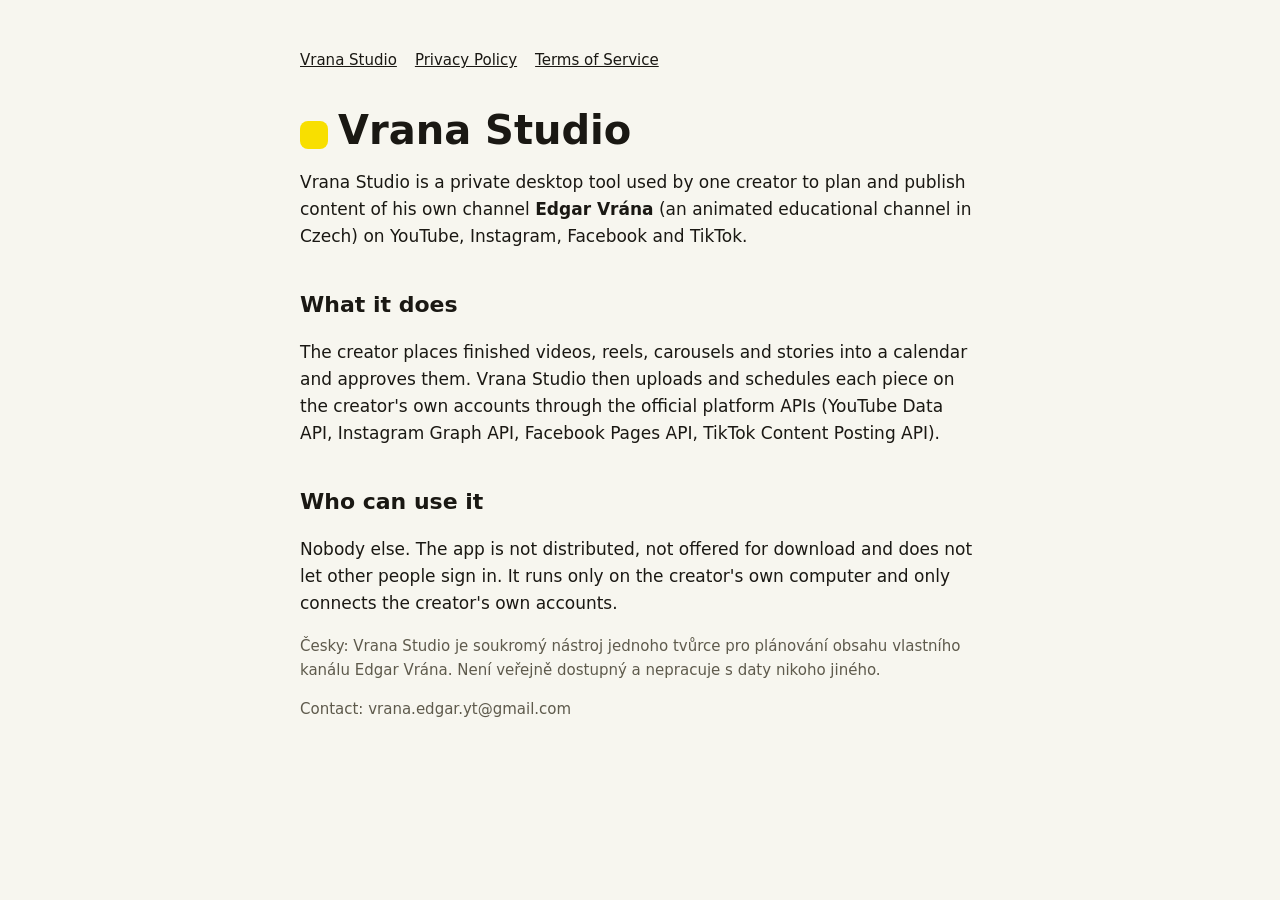
<file: index.html>
<!doctype html><html lang="en"><head><meta charset="utf-8"><meta name="viewport" content="width=device-width,initial-scale=1"><title>Vrana Studio</title><link rel="stylesheet" href="styl.css"></head><body><main>
<nav><a href="./">Vrana Studio</a><a href="privacy.html">Privacy Policy</a><a href="terms.html">Terms of Service</a></nav>
<h1><span class="znak"></span>Vrana Studio</h1>
<p>Vrana Studio is a private desktop tool used by one creator to plan and publish content of his own channel <strong>Edgar Vrána</strong> (an animated educational channel in Czech) on YouTube, Instagram, Facebook and TikTok.</p>
<h2>What it does</h2>
<p>The creator places finished videos, reels, carousels and stories into a calendar and approves them. Vrana Studio then uploads and schedules each piece on the creator's own accounts through the official platform APIs (YouTube Data API, Instagram Graph API, Facebook Pages API, TikTok Content Posting API).</p>
<h2>Who can use it</h2>
<p>Nobody else. The app is not distributed, not offered for download and does not let other people sign in. It runs only on the creator's own computer and only connects the creator's own accounts.</p>
<p class="mala">Česky: Vrana Studio je soukromý nástroj jednoho tvůrce pro plánování obsahu vlastního kanálu Edgar Vrána. Není veřejně dostupný a nepracuje s daty nikoho jiného.</p>
<p class="mala">Contact: vrana.edgar.yt@gmail.com</p>
</main></body></html>
</file>
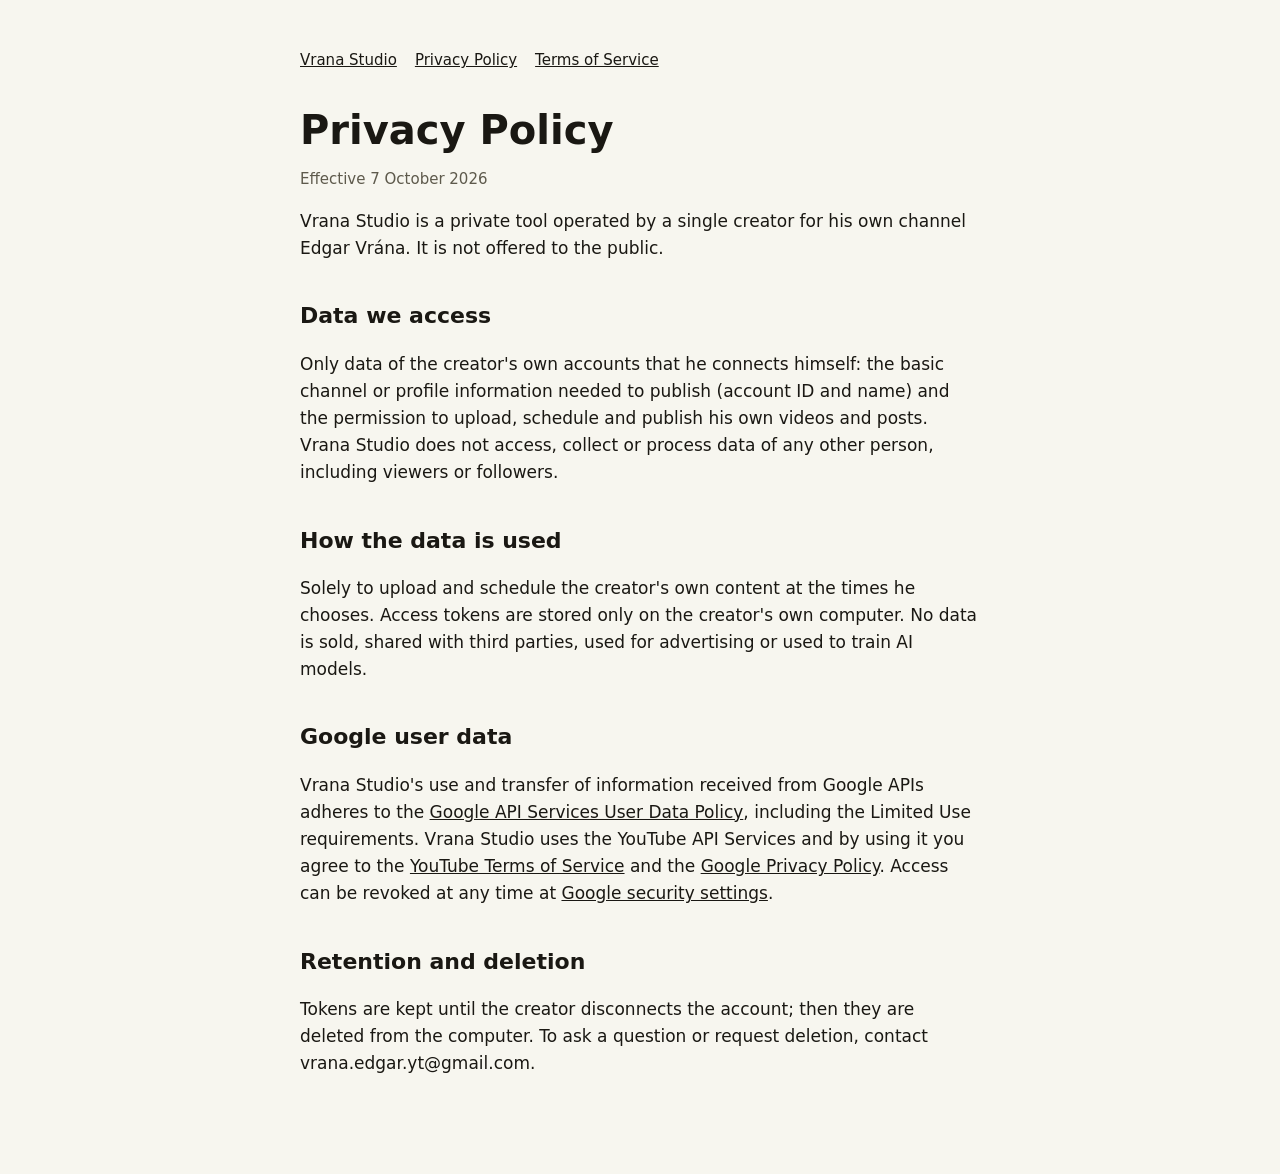
<file: privacy.html>
<!doctype html><html lang="en"><head><meta charset="utf-8"><meta name="viewport" content="width=device-width,initial-scale=1"><title>Vrana Studio · Privacy Policy</title><link rel="stylesheet" href="styl.css"></head><body><main>
<nav><a href="./">Vrana Studio</a><a href="privacy.html">Privacy Policy</a><a href="terms.html">Terms of Service</a></nav>
<h1>Privacy Policy</h1><p class="mala">Effective 7 October 2026</p>
<p>Vrana Studio is a private tool operated by a single creator for his own channel Edgar Vrána. It is not offered to the public.</p>
<h2>Data we access</h2>
<p>Only data of the creator's own accounts that he connects himself: the basic channel or profile information needed to publish (account ID and name) and the permission to upload, schedule and publish his own videos and posts. Vrana Studio does not access, collect or process data of any other person, including viewers or followers.</p>
<h2>How the data is used</h2>
<p>Solely to upload and schedule the creator's own content at the times he chooses. Access tokens are stored only on the creator's own computer. No data is sold, shared with third parties, used for advertising or used to train AI models.</p>
<h2>Google user data</h2>
<p>Vrana Studio's use and transfer of information received from Google APIs adheres to the <a href="https://developers.google.com/terms/api-services-user-data-policy">Google API Services User Data Policy</a>, including the Limited Use requirements. Vrana Studio uses the YouTube API Services and by using it you agree to the <a href="https://www.youtube.com/t/terms">YouTube Terms of Service</a> and the <a href="https://policies.google.com/privacy">Google Privacy Policy</a>. Access can be revoked at any time at <a href="https://myaccount.google.com/permissions">Google security settings</a>.</p>
<h2>Retention and deletion</h2>
<p>Tokens are kept until the creator disconnects the account; then they are deleted from the computer. To ask a question or request deletion, contact vrana.edgar.yt@gmail.com.</p>
</main></body></html>
</file>
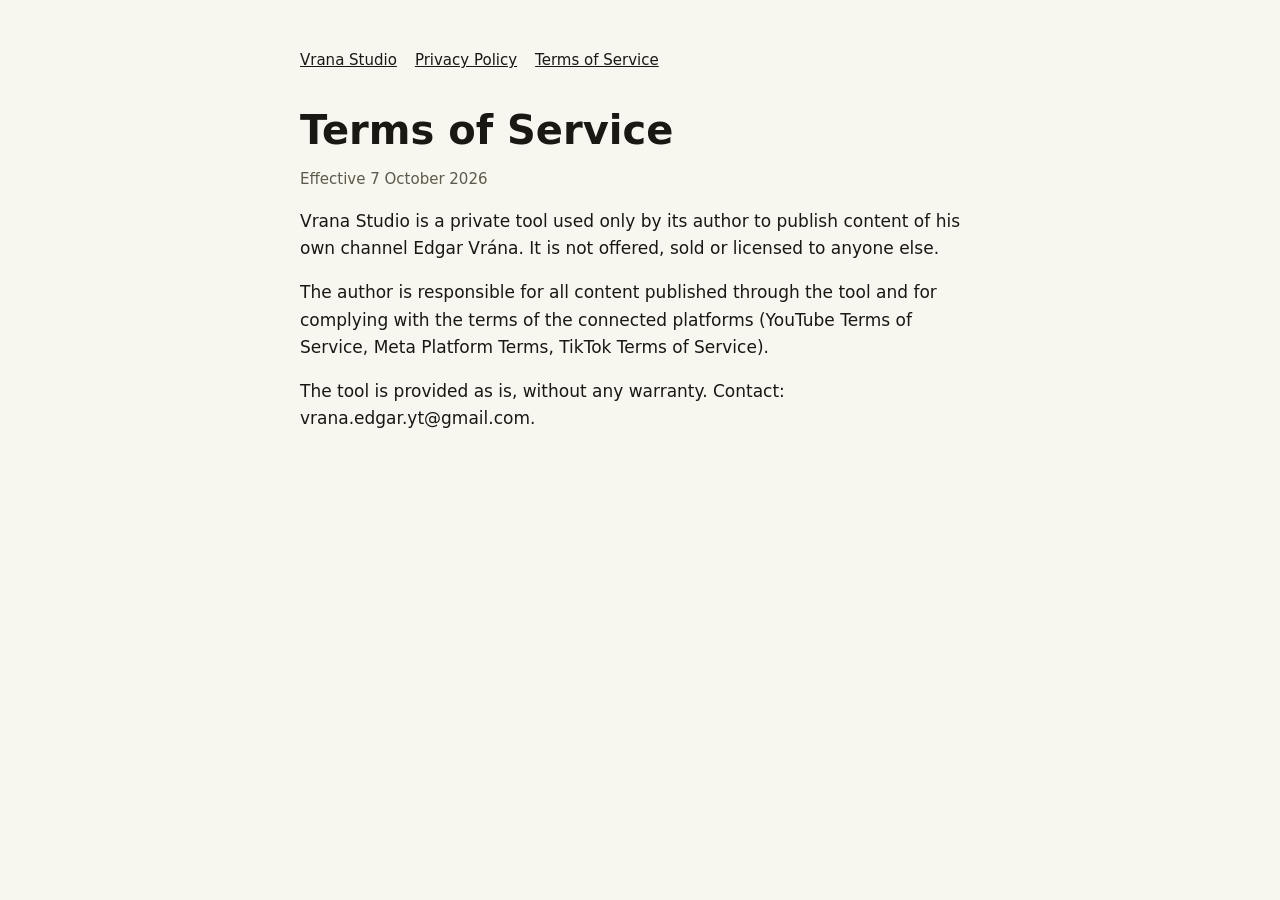
<file: terms.html>
<!doctype html><html lang="en"><head><meta charset="utf-8"><meta name="viewport" content="width=device-width,initial-scale=1"><title>Vrana Studio · Terms of Service</title><link rel="stylesheet" href="styl.css"></head><body><main>
<nav><a href="./">Vrana Studio</a><a href="privacy.html">Privacy Policy</a><a href="terms.html">Terms of Service</a></nav>
<h1>Terms of Service</h1><p class="mala">Effective 7 October 2026</p>
<p>Vrana Studio is a private tool used only by its author to publish content of his own channel Edgar Vrána. It is not offered, sold or licensed to anyone else.</p>
<p>The author is responsible for all content published through the tool and for complying with the terms of the connected platforms (YouTube Terms of Service, Meta Platform Terms, TikTok Terms of Service).</p>
<p>The tool is provided as is, without any warranty. Contact: vrana.edgar.yt@gmail.com.</p>
</main></body></html>
</file>
<file: styl.css>
:root{--papir:#F7F6EF;--ink:#1A1813;--tlumena:#5E5A4C;--zluta:#F8DF00}
*{box-sizing:border-box}body{margin:0;background:var(--papir);color:var(--ink);font:17px/1.6 -apple-system,"Segoe UI",system-ui,sans-serif}
main{max-width:720px;margin:0 auto;padding:48px 20px 80px}h1{font-size:40px;line-height:1.1;margin:0 0 8px}h2{font-size:22px;margin:36px 0 8px}
.znak{display:inline-block;width:28px;height:28px;border-radius:8px;background:var(--zluta);vertical-align:-5px;margin-right:10px}
nav{display:flex;gap:18px;flex-wrap:wrap;margin:0 0 36px;font-size:15px}a{color:var(--ink)}p.mala{color:var(--tlumena);font-size:15px}
</file>
